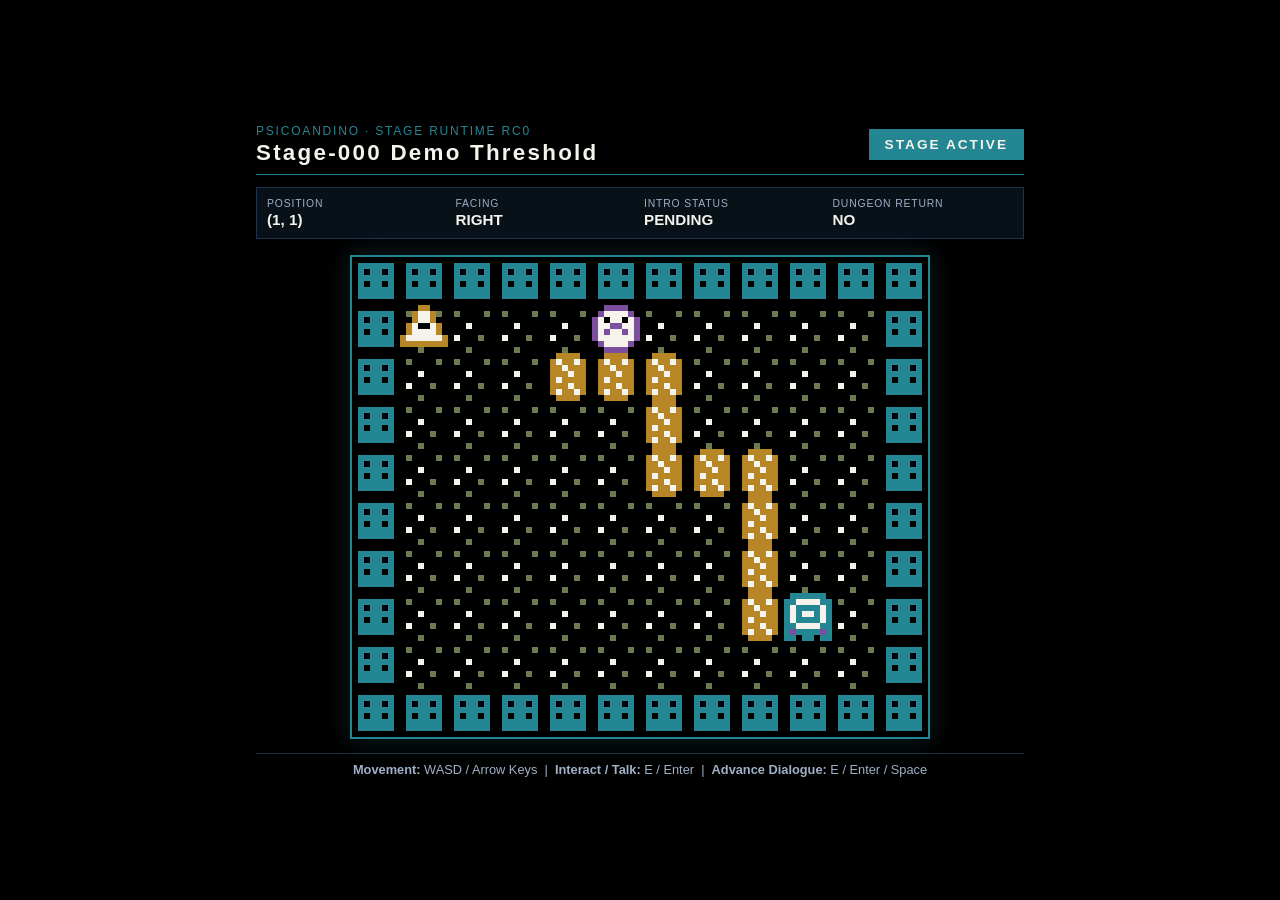
<file: stage-runtime-rc0/index.html>
<!doctype html>
<html lang="en">
<head>
  <meta charset="utf-8">
  <meta name="viewport" content="width=device-width, initial-scale=1">
  <title>PSICOANDINO · Stage Runtime RC0</title>
  <link rel="stylesheet" href="styles.css">
</head>
<body>

  <!-- STAGE RUNTIME VIEWPORT & HUD -->
  <div id="stage-container" class="stage-wrapper">
    <div class="stage-header">
      <div>
        <div class="eyebrow">PSICOANDINO · Stage Runtime RC0</div>
        <h1>Stage-000 Demo Threshold</h1>
      </div>
      <div class="demo-badge" id="runtimeStateBadge">STAGE ACTIVE</div>
    </div>

    <div class="hud-panel">
      <div class="hud-metric">
        <label>Position</label>
        <span id="hudPos">(1, 1)</span>
      </div>
      <div class="hud-metric">
        <label>Facing</label>
        <span id="hudFacing">RIGHT</span>
      </div>
      <div class="hud-metric">
        <label>Intro Status</label>
        <span id="hudIntro">PENDING</span>
      </div>
      <div class="hud-metric">
        <label>Dungeon Return</label>
        <span id="hudReturned">NO</span>
      </div>
    </div>

    <div class="canvas-container">
      <canvas id="stageCanvas" width="576" height="480"></canvas>
    </div>

    <div class="controls-legend">
      <strong>Movement:</strong> WASD / Arrow Keys &nbsp;|&nbsp; 
      <strong>Interact / Talk:</strong> E / Enter &nbsp;|&nbsp; 
      <strong>Advance Dialogue:</strong> E / Enter / Space
    </div>
  </div>

  <!-- DIALOGUE OVERLAY -->
  <div id="dialogueOverlay" class="dialogue-overlay hidden">
    <div class="dialogue-box">
      <div class="dialogue-speaker" id="dialogueSpeaker">Speaker Name</div>
      <div class="dialogue-text" id="dialogueText">Dialogue line text goes here...</div>
      <div class="dialogue-prompt">[ Press E, ENTER or SPACE to continue ]</div>
    </div>
  </div>

  <!-- DEMO COMPLETE BANNER -->
  <div id="demoCompleteModal" class="demo-modal hidden">
    <div class="demo-card">
      <h2>DEMO COMPLETE</h2>
      <p>The PSICOANDINO Stage Runtime RC0 vertical slice has been successfully executed from start to finish.</p>
      <p style="color: var(--copper); font-size: 0.85rem;">Stage-000 threshold explored → Cave entrance triggered → Dungeon & Battle runtimes executed → Return point reached → Outro dialogue completed.</p>
      <div class="demo-badge">Vertical Slice Clear · 100% Pass</div>
    </div>
  </div>

  <!-- PRESERVED STORY RUNTIME UI (REUSED DOM) -->
  <section id="story" class="screen"><div class="story-layout"><main class="shell"><div class="topbar"><div><p class="eyebrow">EXPEDITION <span id="expeditionCode"></span></p><h1 class="title">FLOOR <span id="floorNumber">0</span></h1></div><div class="metric"><span>Elapsed</span><strong id="floorTime">0.0 s</strong></div></div><section id="viewport" class="viewport" aria-label="15 by 11 viewport into a 100 by 100 procedural floor"></section><div id="storyStatus" class="status">EXPLORE</div><p class="muted" style="text-align:center">Move: WASD / arrows · Encounter: occupy the same tile as an enemy · Exit unlocks after every enemy is defeated.</p></main><aside class="shell"><section class="card"><h2>Floor state</h2><div class="metric-grid"><div class="metric"><span>Enemies</span><strong id="floorEnemies">0</strong></div><div class="metric"><span>Steps</span><strong id="floorSteps">0</strong></div><div class="metric"><span>Encounters</span><strong id="floorEncounters">0</strong></div><div class="metric"><span>Hits received</span><strong id="floorHits">0</strong></div></div></section><section class="card"><h2>Discovery map</h2><p class="muted">Reconstructed from observed terrain. The stairs remain visible as the fixed destination.</p><div id="minimap" class="minimap" aria-label="Discovery-based minimap with persistent stairs marker"></div></section><button id="abandonExpedition" class="btn danger">Abandon expedition</button></aside></div></section>

  <!-- PRESERVED BATTLE RUNTIME UI (REUSED DOM) -->
  <section id="battle" class="screen"><div class="battle-layout"><main class="shell"><div class="topbar"><div><p class="eyebrow"><span id="battleContextLabel">ENCOUNTER · FLOOR</span> <span id="battleFloor">0</span></p><h1 class="title" style="font-size:clamp(1.8rem,5vw,3.7rem)"><span id="battlePlayerName"></span> VS <span id="battleEnemyName"></span></h1></div><div class="metric"><span>Battle time</span><strong id="battleTime">0.0 s</strong></div></div><section id="arena" class="arena"></section><div id="battleStatus" class="status">BATTLE ACTIVE</div><p class="muted" style="text-align:center">Move: WASD / arrows · Fire: Space</p><div class="toolbar" style="justify-content:center"><button id="exitBattleTest" class="btn hidden">Return to creation</button></div></main><aside class="shell"><section class="card"><h2>Enemy difficulty</h2><div class="kpi-wrap"><div class="profile-line"><strong id="difficultyScore">0</strong><span class="muted">/ 100</span><span id="difficultyLabel" class="badge">LOW</span></div><div class="kpi-track"><div id="difficultyMarker" class="kpi-marker"></div></div><div class="kpi-labels"><span>SANGRE · 0</span><span>COBRE · 100</span></div><p id="difficultyExplanation" class="muted"></p></div></section><section class="card"><h2>Runtime</h2><div class="metric-grid"><div class="metric"><span>Enemy HP</span><strong id="enemyHp"></strong></div><div class="metric"><span>Hits received</span><strong id="battleHitsReceived">0</strong></div><div class="metric"><span>Shots</span><strong id="battleShots">0</strong></div><div class="metric"><span>Hits dealt</span><strong id="battleHitsDealt">0</strong></div></div><div style="margin-top:12px"><div class="profile-line" style="justify-content:space-between"><span>Fire load</span><strong id="cooldownPercent">100%</strong></div><div class="track"><div id="cooldownFill" class="fill"></div></div></div></section></aside></div></section>

  <!-- STUB ELEMENTS TO PRESERVE STORY ENGINE COMPATIBILITY WITHOUT ERRORS -->
  <div style="display:none">
    <section id="home" class="screen"><span id="homeUsername"></span><button id="editUser"></button><button id="newCharacter"></button><button id="startStory"></button><button id="openHistory"></button><div id="roster"></div><div id="profileSummary"></div><div id="recentExpeditions"></div></section>
    <section id="user" class="screen"><input id="usernameInput"><button id="saveUser"></button><button id="cancelUser"></button></section>
    <section id="character" class="screen"><input id="characterName"><select id="characterFigure"><option value="triangle">t</option></select><input id="characterColor"><div id="characterPreview"></div><div id="stats"></div><span id="assignedPoints"></span><button id="saveCharacter"></button><button id="cancelCharacter"></button><div id="liveTestArena"></div><button id="resetLiveTest"></button><span id="liveTotemHp"></span><span id="liveTestTime"></span><span id="liveTestShots"></span><span id="liveTestAccuracy"></span><div id="liveCooldownFill"></div><span id="liveCooldownPercent"></span><span id="evidenceDamage"></span><span id="evidenceCadence"></span><span id="evidenceSpeed"></span><span id="evidenceMobility"></span><span id="evidenceHitsToDestroy"></span><span id="evidenceAccuracy"></span><div id="evidenceAccuracyBar"></div><span id="evidenceProgress"></span><div id="evidenceProgressBar"></div><div id="liveEventLog"></div></section>
    <section id="worldMap" class="screen"><span id="mapCharacterName"></span><button id="mapHome"></button><div id="worldMapCanvas"></div><div id="mapDungeonGlyph"></div><span id="mapDungeonName"></span><p id="mapDungeonDescription"></p><div id="mapDungeonMeta"></div><button id="enterDungeon"></button></section>
    <section id="floorSummary" class="screen"><p id="floorSummaryText"></p><div id="floorSummaryMetrics"></div><div id="floorEncounterTable"></div><button id="nextFloor"></button><button id="floorHome"></button></section>
    <section id="expeditionSummary" class="screen"><p id="expeditionHeadline"></p><div id="expeditionMetrics"></div><svg id="difficultyChart"></svg><svg id="durationChart"></svg><div id="expeditionFloorTable"></div><button id="newExpeditionSame"></button><button id="expeditionHome"></button><button id="expeditionHistory"></button></section>
    <section id="history" class="screen"><button id="historyHome"></button><div id="historyOverview"></div><div id="historyExpeditions"></div><div id="historyCharacters"></div></section>
  </div>

  <!-- SCRIPT INCLUSIONS -->
  <script src="story-engine.js"></script>
  <script src="app.js"></script>
</body>
</html>
</file>
<file: stage-runtime-rc0/styles.css>
/* PSICOANDINO STAGE RUNTIME RC0 — STYLESHEET */
:root {
  font-family: Inter, ui-sans-serif, -apple-system, BlinkMacSystemFont, "Segoe UI", sans-serif;
  color: #f5f3ec;
  background: #000000;
  --oled: #000000;
  --bone: #f5f3ec;
  --copper: #248692;
  --musgo: #6d7c50;
  --mostaza: #b78627;
  --sangre: #c73a4a;
  --amatista: #7b4f9d;
  --night: #071426;
  --mid: #0d2240;
  --deep: #16315b;
  --line: #264a80;
  --muted: #9fb0c7;
}

* { box-sizing: border-box; }

body {
  margin: 0;
  padding: 0;
  min-height: 100vh;
  background: #000000;
  color: var(--bone);
  font-size: 14px;
}

.stage-wrapper {
  display: flex;
  flex-direction: column;
  align-items: center;
  justify-content: center;
  min-height: 100vh;
  padding: 20px;
}

.stage-header {
  width: min(768px, 95vw);
  display: flex;
  justify-content: space-between;
  align-items: center;
  margin-bottom: 12px;
  border-bottom: 1px solid var(--copper);
  padding-bottom: 8px;
}

.stage-header h1 {
  margin: 0;
  font-size: 1.4rem;
  letter-spacing: 0.1em;
  color: var(--bone);
}

.stage-header .eyebrow {
  color: var(--copper);
  font-size: 0.75rem;
  letter-spacing: 0.15em;
  text-transform: uppercase;
  margin-bottom: 2px;
}

.hud-panel {
  width: min(768px, 95vw);
  display: grid;
  grid-template-columns: repeat(4, 1fr);
  gap: 8px;
  margin-bottom: 16px;
  background: #081018;
  border: 1px solid #1c324a;
  padding: 10px;
}

.hud-metric {
  display: flex;
  flex-direction: column;
  font-size: 0.75rem;
}

.hud-metric label {
  color: var(--muted);
  text-transform: uppercase;
  letter-spacing: 0.08em;
  font-size: 0.65rem;

}

.hud-metric span {
  font-weight: bold;
  font-size: 0.95rem;
  color: var(--bone);
  margin-top: 2px;
}

.canvas-container {
  position: relative;
  border: 2px solid var(--copper);
  box-shadow: 0 0 25px rgba(36, 134, 146, 0.25);
  background: #000000;
  line-height: 0;
}

canvas#stageCanvas {
  display: block;
  image-rendering: pixelated;
  image-rendering: crisp-edges;
  width: 576px;
  height: 480px;
  max-width: 95vw;
  max-height: 75vh;
}

.controls-legend {
  width: min(768px, 95vw);
  margin-top: 14px;
  text-align: center;
  font-size: 0.8rem;
  color: var(--muted);
  border-top: 1px solid #1c324a;
  padding-top: 8px;
}

/* DIALOGUE OVERLAY */
.dialogue-overlay {
  position: fixed;
  inset: 0;
  background: rgba(0, 0, 0, 0.75);
  display: flex;
  align-items: flex-end;
  justify-content: center;
  padding: 40px 20px;
  z-index: 1000;
}

.dialogue-box {
  width: min(680px, 90vw);
  background: #071426;
  border: 2px solid var(--copper);
  box-shadow: 0 0 30px rgba(0, 0, 0, 0.8);
  padding: 20px;
  border-radius: 4px;
}

.dialogue-speaker {
  font-size: 0.85rem;
  font-weight: bold;
  color: var(--mostaza);
  text-transform: uppercase;
  letter-spacing: 0.1em;
  margin-bottom: 8px;
}

.dialogue-text {
  font-size: 1.1rem;
  line-height: 1.5;
  color: var(--bone);
  min-height: 48px;
}

.dialogue-prompt {
  margin-top: 12px;
  text-align: right;
  font-size: 0.75rem;
  color: var(--copper);
  letter-spacing: 0.1em;
}

/* DEMO COMPLETE BANNER */
.demo-modal {
  position: fixed;
  inset: 0;
  background: rgba(0, 0, 0, 0.9);
  display: flex;
  align-items: center;
  justify-content: center;
  z-index: 2000;
}

.demo-card {
  width: min(540px, 90vw);
  background: #071426;
  border: 2px solid var(--mostaza);
  box-shadow: 0 0 40px rgba(183, 134, 39, 0.35);
  padding: 32px;
  text-align: center;
}

.demo-card h2 {
  font-size: 2.2rem;
  color: var(--mostaza);
  margin-top: 0;
  margin-bottom: 12px;
  letter-spacing: 0.1em;
}

.demo-card p {
  color: var(--bone);
  line-height: 1.6;
  margin-bottom: 20px;
}

.demo-badge {
  display: inline-block;
  padding: 8px 16px;
  background: var(--copper);
  color: var(--bone);
  font-weight: bold;
  letter-spacing: 0.15em;
  text-transform: uppercase;
  font-size: 0.85rem;
}

.hidden {
  display: none !important;
}

/* PRESERVED STORY & BATTLE ENGINE CSS */
.screen { display: none; width: min(1240px, 96vw); margin: 0 auto; padding: 24px 0 48px; }
.screen.active { display: block; }
.story-layout { display: grid; grid-template-columns: minmax(0, 1fr) 320px; gap: 18px; }
.battle-layout { display: grid; grid-template-columns: minmax(0, 1fr) 320px; gap: 18px; }
.viewport { display: grid; grid-template-columns: repeat(15, 1fr); grid-template-rows: repeat(11, 1fr); gap: 1px; aspect-ratio: 15/11; border: 1px solid var(--line); padding: 4px; background: #020812; }
.tile { position: relative; background: #0c1d34; }
.tile.wall { background: #020812; }
.tile.floor { background: #16315b; }
.tile.exit { background: #6d7c50; }
.tile.player::after, .tile.enemy::after { content: ""; position: absolute; inset: 20%; background: var(--entity-color); filter: drop-shadow(0 0 8px var(--entity-color)); }
.tile.player[data-figure=triangle]::after, .tile.enemy[data-figure=triangle]::after { clip-path: polygon(50% 0, 100% 100%, 0 100%); }
.tile.player[data-figure=circle]::after, .tile.enemy[data-figure=circle]::after { border-radius: 50%; }
.tile.player[data-figure=line]::after, .tile.enemy[data-figure=line]::after { inset: 43% 14%; border-radius: 999px; }
.minimap { display: grid; grid-template-columns: repeat(50, 1fr); grid-template-rows: repeat(50, 1fr); gap: 0; aspect-ratio: 1; border: 1px solid var(--line); background: #020812; }
.mini { background: #020812; }
.mini.floor { background: #17304e; }
.mini.visited { background: #264a80; }
.mini.player { background: var(--mostaza); }
.mini.exit { background: var(--musgo); }
.arena { display: grid; grid-template-columns: repeat(6, 1fr); grid-template-rows: repeat(3, 1fr); gap: 7px; aspect-ratio: 2/1; padding: 10px; border: 1px solid var(--line); background: #0008; }
.cell { position: relative; display: grid; place-items: center; border: 1px solid var(--line); background: var(--mid); }
.cell.enemy-zone { background: #241a22; border-color: #6b2933; }
.entity { width: 45%; aspect-ratio: 1; background: var(--entity-color); filter: drop-shadow(0 0 10px var(--entity-color)); z-index: 2; }
.entity[data-figure=triangle] { clip-path: polygon(50% 0, 100% 100%, 0 100%); }
.entity[data-figure=circle] { border-radius: 50%; }
.entity[data-figure=line] { width: 60%; height: 11%; aspect-ratio: auto; border-radius: 999px; }
.laser { position: absolute; width: 70%; height: 12%; border-radius: 999px; background: var(--bone); box-shadow: 0 0 10px var(--bone); }
.laser.enemy-shot { background: var(--sangre); box-shadow: 0 0 10px var(--sangre); }
.track { height: 10px; border: 1px solid var(--line); background: #0006; overflow: hidden; }
.fill { height: 100%; background: var(--mostaza); width: 100%; }
.kpi-wrap { display: grid; gap: 7px; }
.kpi-track { height: 14px; background: linear-gradient(90deg, var(--sangre), var(--copper)); position: relative; border: 1px solid #ffffff22; }
.kpi-marker { position: absolute; top: -5px; width: 3px; height: 24px; background: var(--bone); left: 0; }
.kpi-labels { display: flex; justify-content: space-between; color: var(--muted); font-size: 0.7rem; }
.metric-grid { display: grid; grid-template-columns: repeat(4, 1fr); gap: 9px; }
.metric { border: 1px solid #ffffff1c; padding: 10px; background: #0002; }
.metric span { display: block; color: var(--muted); font-size: 0.68rem; text-transform: uppercase; letter-spacing: 0.08em; }
.metric strong { display: block; font-size: 1.25rem; margin-top: 5px; }
.card { border: 1px solid var(--line); background: #071426df; padding: 16px; }
.topbar { display: flex; justify-content: space-between; gap: 14px; align-items: flex-start; flex-wrap: wrap; }
.status { text-align: center; letter-spacing: 0.12em; color: var(--copper); font-weight: 750; }
</file>
